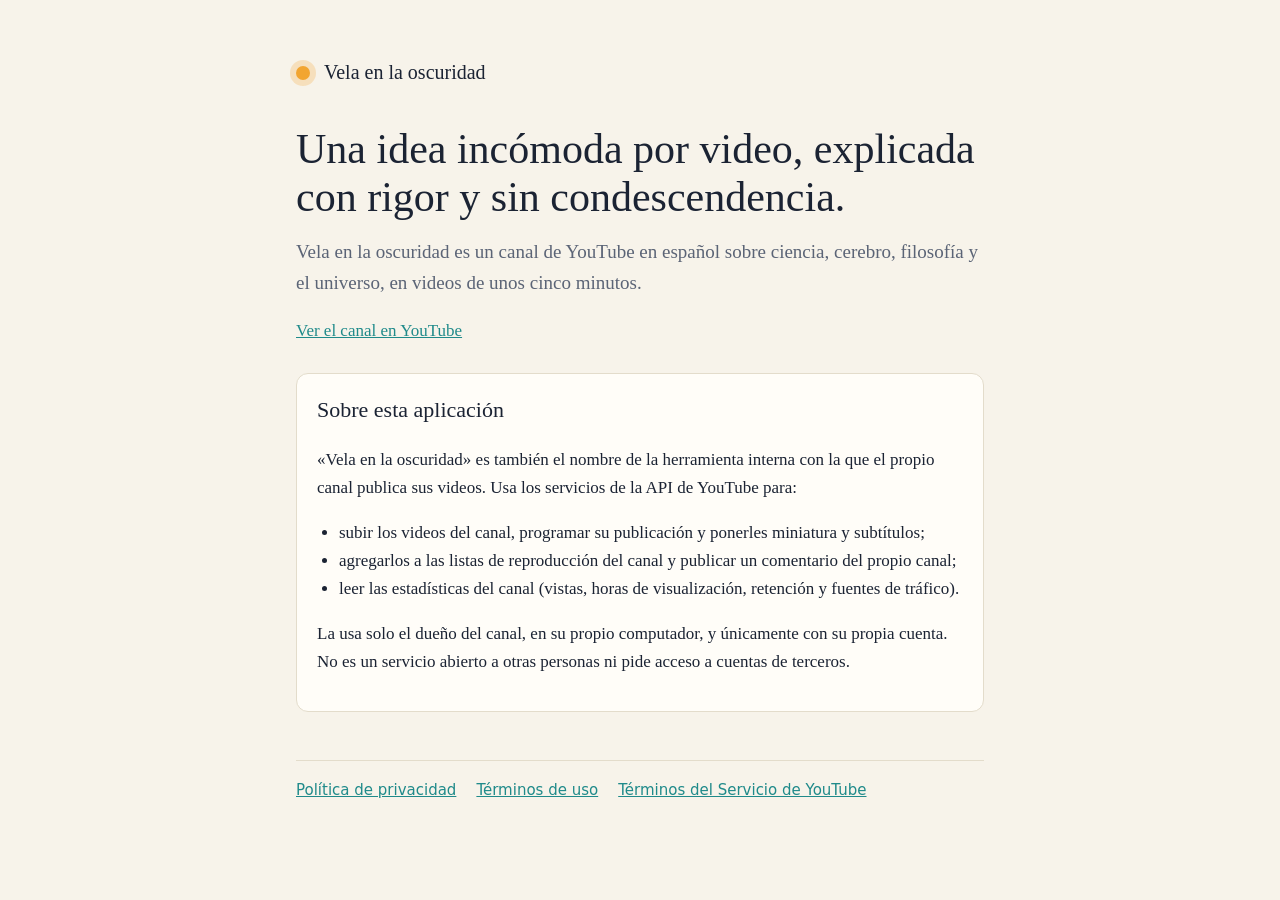
<file: index.html>
<!doctype html>
<html lang="es">
<head>
  <meta charset="utf-8">
  <meta name="viewport" content="width=device-width, initial-scale=1">
  <title>Vela en la oscuridad</title>
  <meta name="description" content="Canal de YouTube de divulgación: una idea incómoda por video, explicada con rigor.">
  <link rel="stylesheet" href="estilo.css">
</head>
<body>
<main>
  <header><span class="vela" aria-hidden="true"></span><a href="./">Vela en la oscuridad</a></header>

  <h1>Una idea incómoda por video, explicada con rigor y sin condescendencia.</h1>
  <p class="bajada">Vela en la oscuridad es un canal de YouTube en español sobre ciencia, cerebro,
    filosofía y el universo, en videos de unos cinco minutos.</p>

  <p><a href="https://www.youtube.com/channel/UCd2dGQVRZXw36rAO7c9LzWw">Ver el canal en YouTube</a></p>

  <div class="tarjeta">
    <h2 style="margin-top:0">Sobre esta aplicación</h2>
    <p>«Vela en la oscuridad» es también el nombre de la herramienta interna con la que el propio
      canal publica sus videos. Usa los servicios de la API de YouTube para:</p>
    <ul>
      <li>subir los videos del canal, programar su publicación y ponerles miniatura y subtítulos;</li>
      <li>agregarlos a las listas de reproducción del canal y publicar un comentario del propio canal;</li>
      <li>leer las estadísticas del canal (vistas, horas de visualización, retención y fuentes de tráfico).</li>
    </ul>
    <p>La usa solo el dueño del canal, en su propio computador, y únicamente con su propia cuenta.
      No es un servicio abierto a otras personas ni pide acceso a cuentas de terceros.</p>
  </div>

  <nav class="pie" aria-label="Documentos">
    <a href="privacidad.html">Política de privacidad</a>
    <a href="terminos.html">Términos de uso</a>
    <a href="https://www.youtube.com/t/terms">Términos del Servicio de YouTube</a>
  </nav>
</main>
</body>
</html>
</file>
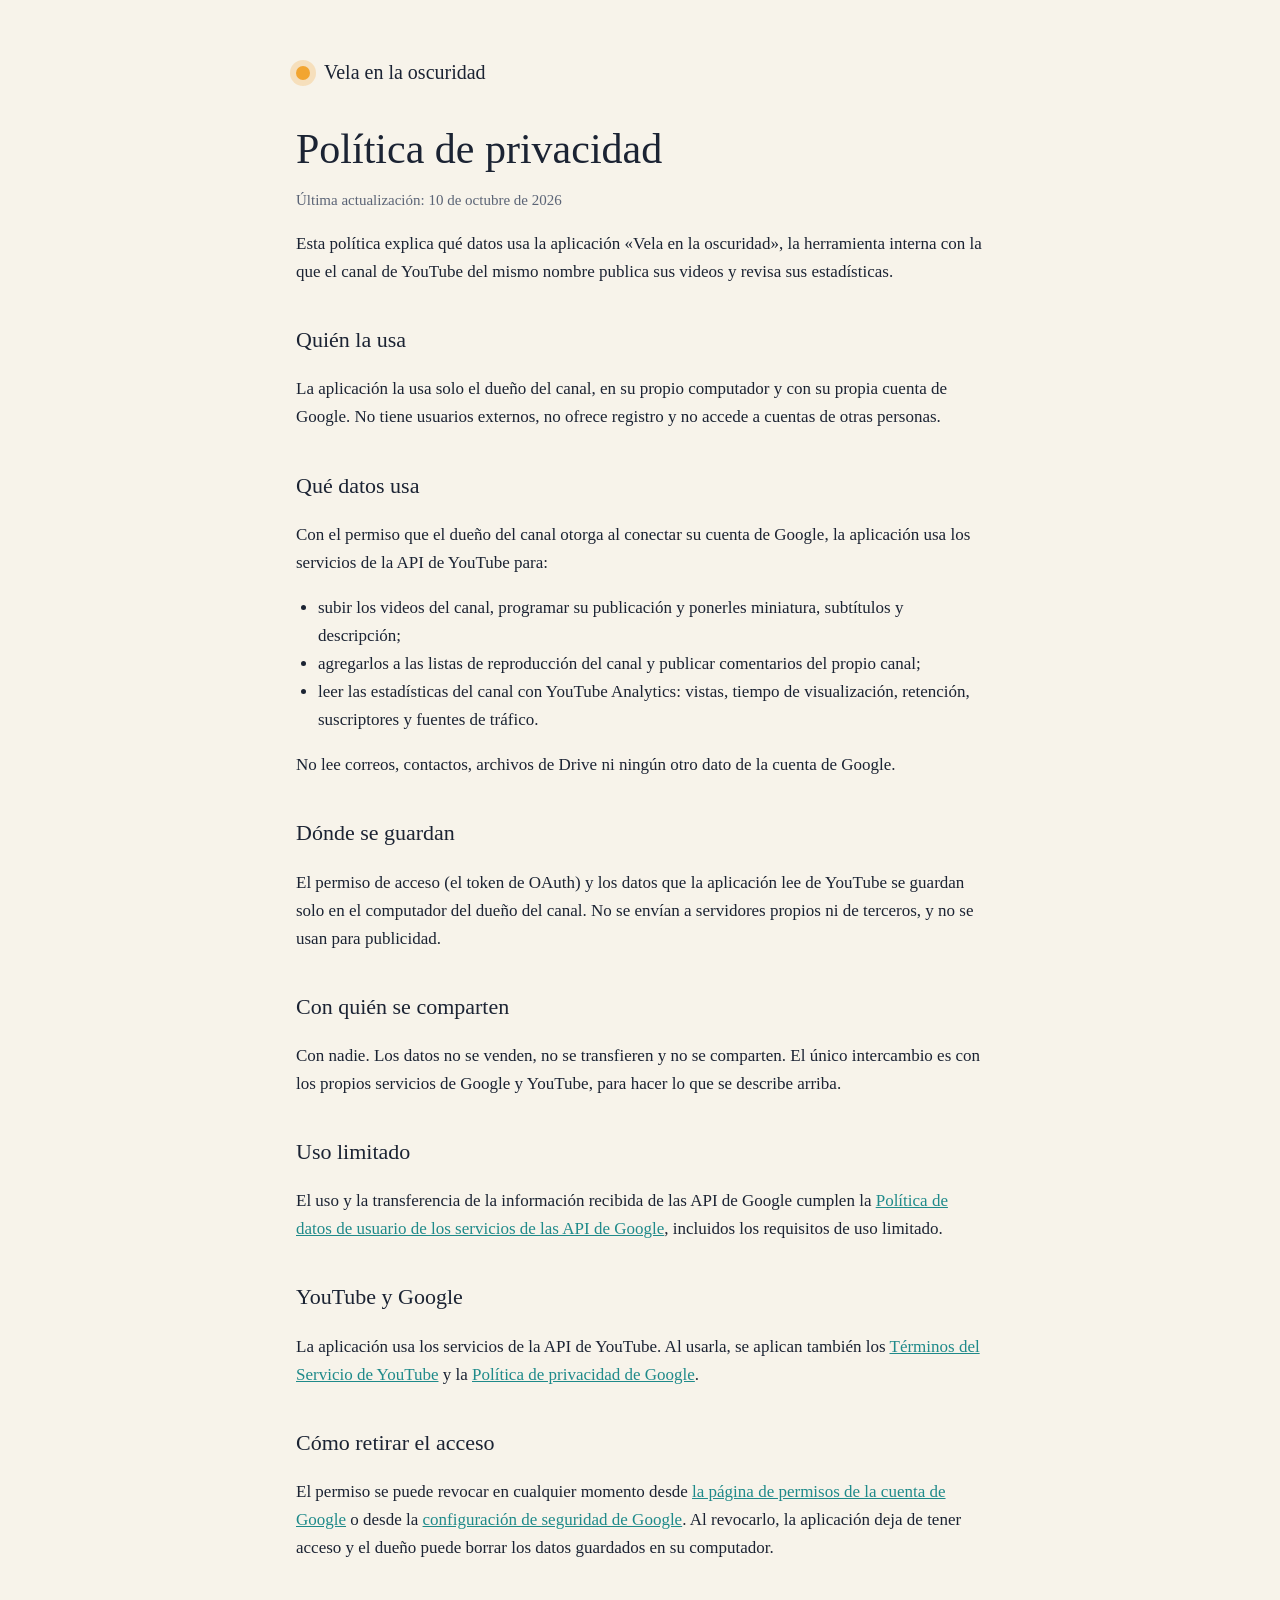
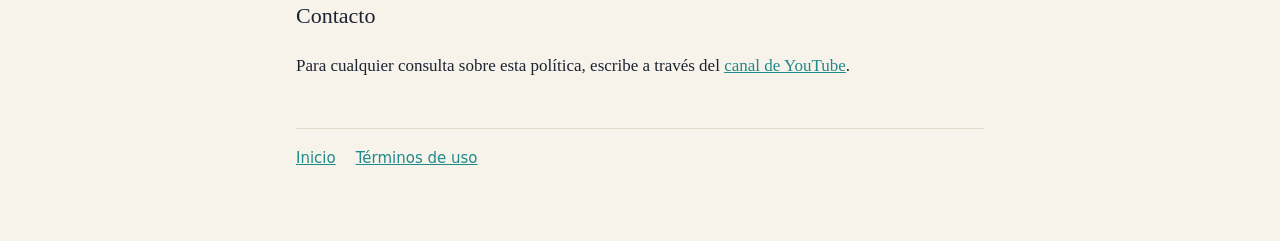
<file: privacidad.html>
<!doctype html>
<html lang="es">
<head>
  <meta charset="utf-8">
  <meta name="viewport" content="width=device-width, initial-scale=1">
  <title>Privacidad · Vela en la oscuridad</title>
  <meta name="description" content="Política de privacidad de la herramienta de publicación del canal Vela en la oscuridad.">
  <link rel="stylesheet" href="estilo.css">
</head>
<body>
<main>
  <header><span class="vela" aria-hidden="true"></span><a href="./">Vela en la oscuridad</a></header>

  <h1>Política de privacidad</h1>
  <p class="fecha">Última actualización: 10 de octubre de 2026</p>

  <p>Esta política explica qué datos usa la aplicación «Vela en la oscuridad», la herramienta interna
    con la que el canal de YouTube del mismo nombre publica sus videos y revisa sus estadísticas.</p>

  <h2>Quién la usa</h2>
  <p>La aplicación la usa solo el dueño del canal, en su propio computador y con su propia cuenta de
    Google. No tiene usuarios externos, no ofrece registro y no accede a cuentas de otras personas.</p>

  <h2>Qué datos usa</h2>
  <p>Con el permiso que el dueño del canal otorga al conectar su cuenta de Google, la aplicación usa
    los servicios de la API de YouTube para:</p>
  <ul>
    <li>subir los videos del canal, programar su publicación y ponerles miniatura, subtítulos y descripción;</li>
    <li>agregarlos a las listas de reproducción del canal y publicar comentarios del propio canal;</li>
    <li>leer las estadísticas del canal con YouTube Analytics: vistas, tiempo de visualización,
      retención, suscriptores y fuentes de tráfico.</li>
  </ul>
  <p>No lee correos, contactos, archivos de Drive ni ningún otro dato de la cuenta de Google.</p>

  <h2>Dónde se guardan</h2>
  <p>El permiso de acceso (el token de OAuth) y los datos que la aplicación lee de YouTube se guardan
    solo en el computador del dueño del canal. No se envían a servidores propios ni de terceros, y no
    se usan para publicidad.</p>

  <h2>Con quién se comparten</h2>
  <p>Con nadie. Los datos no se venden, no se transfieren y no se comparten. El único intercambio es
    con los propios servicios de Google y YouTube, para hacer lo que se describe arriba.</p>

  <h2>Uso limitado</h2>
  <p>El uso y la transferencia de la información recibida de las API de Google cumplen la
    <a href="https://developers.google.com/terms/api-services-user-data-policy">Política de datos de
    usuario de los servicios de las API de Google</a>, incluidos los requisitos de uso limitado.</p>

  <h2>YouTube y Google</h2>
  <p>La aplicación usa los servicios de la API de YouTube. Al usarla, se aplican también los
    <a href="https://www.youtube.com/t/terms">Términos del Servicio de YouTube</a> y la
    <a href="https://policies.google.com/privacy">Política de privacidad de Google</a>.</p>

  <h2>Cómo retirar el acceso</h2>
  <p>El permiso se puede revocar en cualquier momento desde
    <a href="https://myaccount.google.com/permissions">la página de permisos de la cuenta de Google</a>
    o desde la <a href="https://security.google.com/settings/security/permissions">configuración de
    seguridad de Google</a>. Al revocarlo, la aplicación deja de tener acceso y el dueño puede borrar
    los datos guardados en su computador.</p>

  <h2>Contacto</h2>
  <p>Para cualquier consulta sobre esta política, escribe a través del
    <a href="https://www.youtube.com/channel/UCd2dGQVRZXw36rAO7c9LzWw">canal de YouTube</a>.</p>

  <nav class="pie" aria-label="Documentos">
    <a href="./">Inicio</a>
    <a href="terminos.html">Términos de uso</a>
  </nav>
</main>
</body>
</html>
</file>
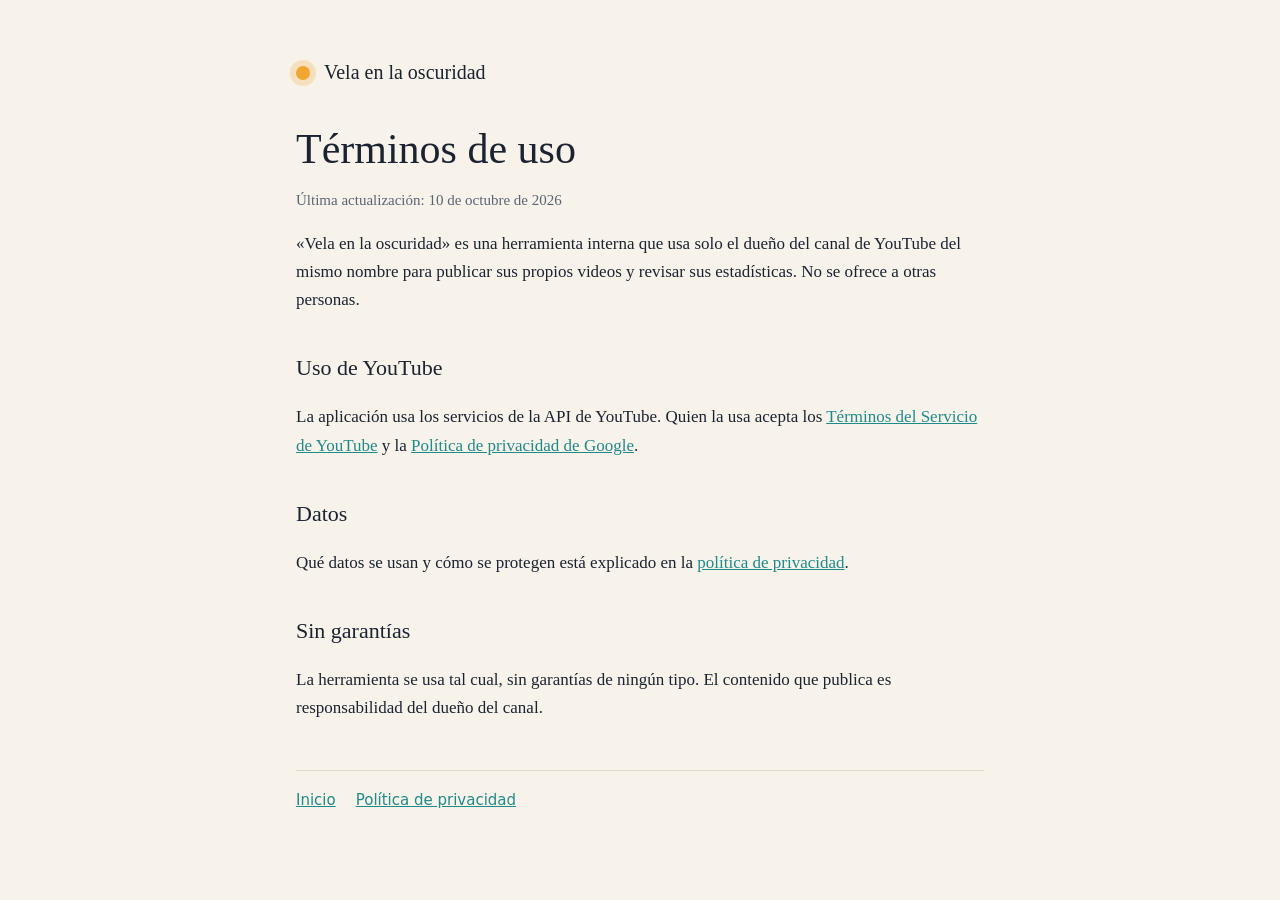
<file: terminos.html>
<!doctype html>
<html lang="es">
<head>
  <meta charset="utf-8">
  <meta name="viewport" content="width=device-width, initial-scale=1">
  <title>Términos · Vela en la oscuridad</title>
  <meta name="description" content="Términos de uso de la herramienta de publicación del canal Vela en la oscuridad.">
  <link rel="stylesheet" href="estilo.css">
</head>
<body>
<main>
  <header><span class="vela" aria-hidden="true"></span><a href="./">Vela en la oscuridad</a></header>

  <h1>Términos de uso</h1>
  <p class="fecha">Última actualización: 10 de octubre de 2026</p>

  <p>«Vela en la oscuridad» es una herramienta interna que usa solo el dueño del canal de YouTube del
    mismo nombre para publicar sus propios videos y revisar sus estadísticas. No se ofrece a otras
    personas.</p>

  <h2>Uso de YouTube</h2>
  <p>La aplicación usa los servicios de la API de YouTube. Quien la usa acepta los
    <a href="https://www.youtube.com/t/terms">Términos del Servicio de YouTube</a> y la
    <a href="https://policies.google.com/privacy">Política de privacidad de Google</a>.</p>

  <h2>Datos</h2>
  <p>Qué datos se usan y cómo se protegen está explicado en la
    <a href="privacidad.html">política de privacidad</a>.</p>

  <h2>Sin garantías</h2>
  <p>La herramienta se usa tal cual, sin garantías de ningún tipo. El contenido que publica es
    responsabilidad del dueño del canal.</p>

  <nav class="pie" aria-label="Documentos">
    <a href="./">Inicio</a>
    <a href="privacidad.html">Política de privacidad</a>
  </nav>
</main>
</body>
</html>
</file>
<file: estilo.css>
:root {
  --fondo: #f7f3ea;
  --texto: #1b2333;
  --suave: #5b6476;
  --acento: #1f8a8a;
  --llama: #f2a531;
  --borde: #e3dccb;
  --tarjeta: #fffdf8;
}
@media (prefers-color-scheme: dark) {
  :root {
    --fondo: #0d1322;
    --texto: #eef1f6;
    --suave: #9aa4b5;
    --acento: #4fc3c3;
    --borde: #24304a;
    --tarjeta: #141c2f;
  }
}
* { box-sizing: border-box; }
html { -webkit-text-size-adjust: 100%; }
body {
  margin: 0;
  background: var(--fondo);
  color: var(--texto);
  font: 17px/1.65 Georgia, "Iowan Old Style", "Times New Roman", serif;
}
main { max-width: 720px; margin: 0 auto; padding: 56px 16px 72px; }
header { display: flex; align-items: center; gap: 14px; margin-bottom: 36px; }
.vela {
  width: 14px; height: 14px; border-radius: 50%;
  background: var(--llama);
  box-shadow: 0 0 0 6px color-mix(in srgb, var(--llama) 25%, transparent);
  flex: none;
}
header a { color: var(--texto); text-decoration: none; font-size: 20px; }
h1 { font-size: clamp(30px, 6vw, 42px); line-height: 1.15; margin: 0 0 14px; font-weight: 400; }
h2 { font-size: 22px; margin: 36px 0 8px; font-weight: 400; }
p, li { color: var(--texto); }
.bajada { color: var(--suave); font-size: 19px; margin-top: 0; }
a { color: var(--acento); }
ul { padding-left: 22px; }
.tarjeta {
  background: var(--tarjeta);
  border: 1px solid var(--borde);
  border-radius: 12px;
  padding: 18px 20px;
  margin: 28px 0;
}
nav.pie {
  margin-top: 48px; padding-top: 18px; border-top: 1px solid var(--borde);
  display: flex; flex-wrap: wrap; gap: 8px 20px;
  font: 15px/1.5 ui-sans-serif, system-ui, -apple-system, "Segoe UI", sans-serif;
}
.fecha { color: var(--suave); font-size: 15px; }
</file>
